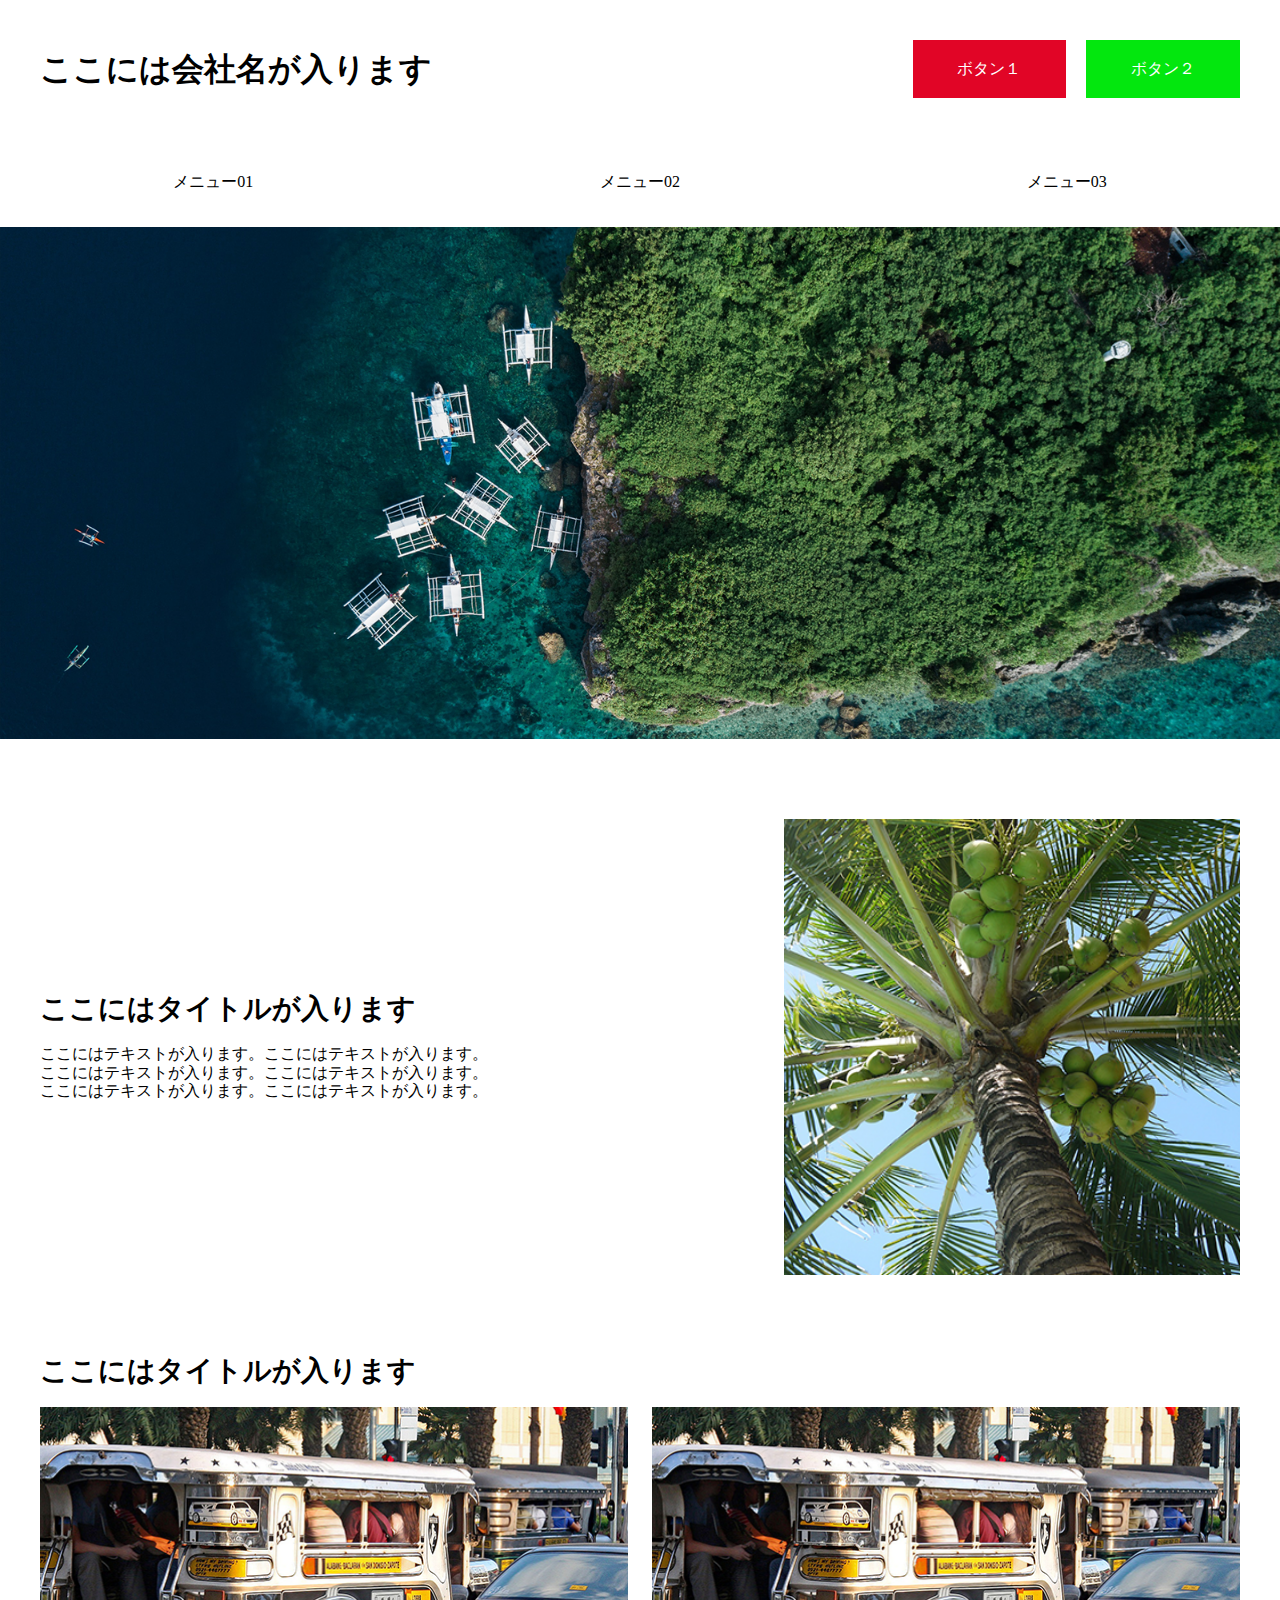
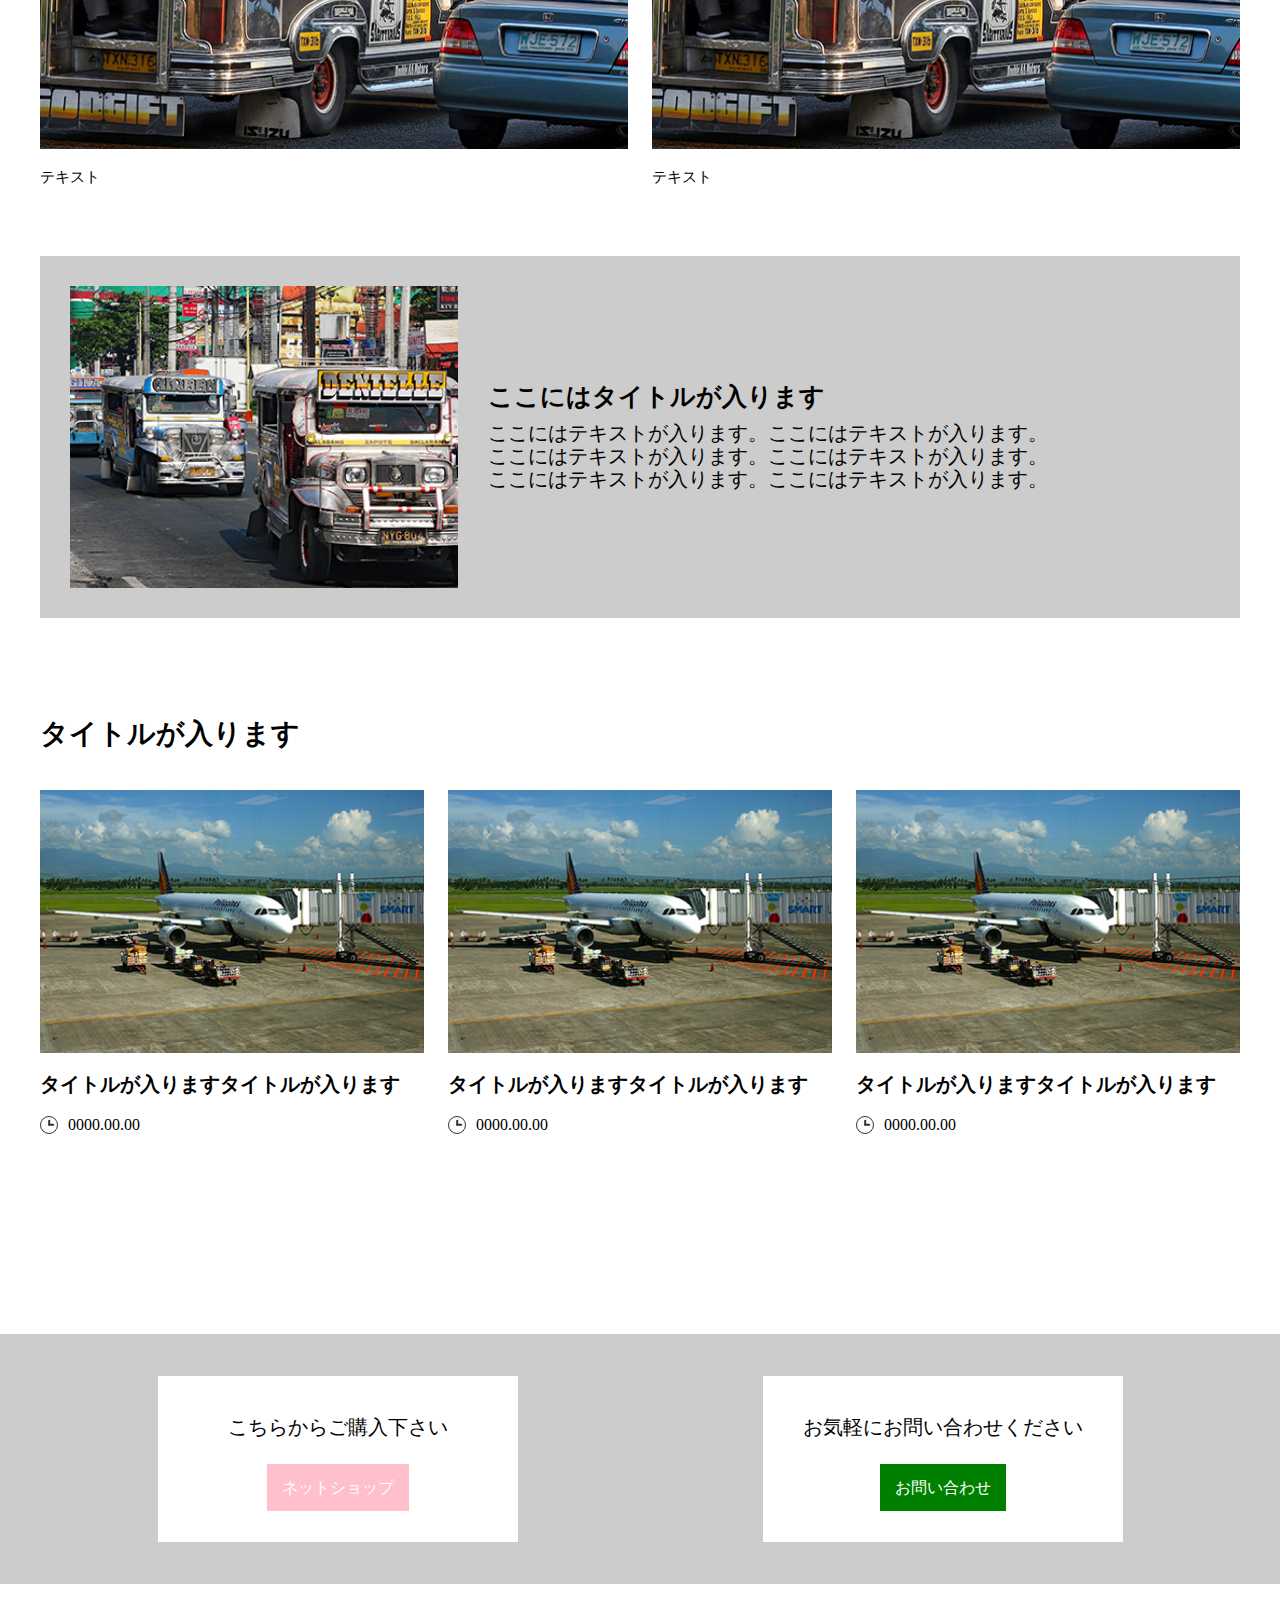
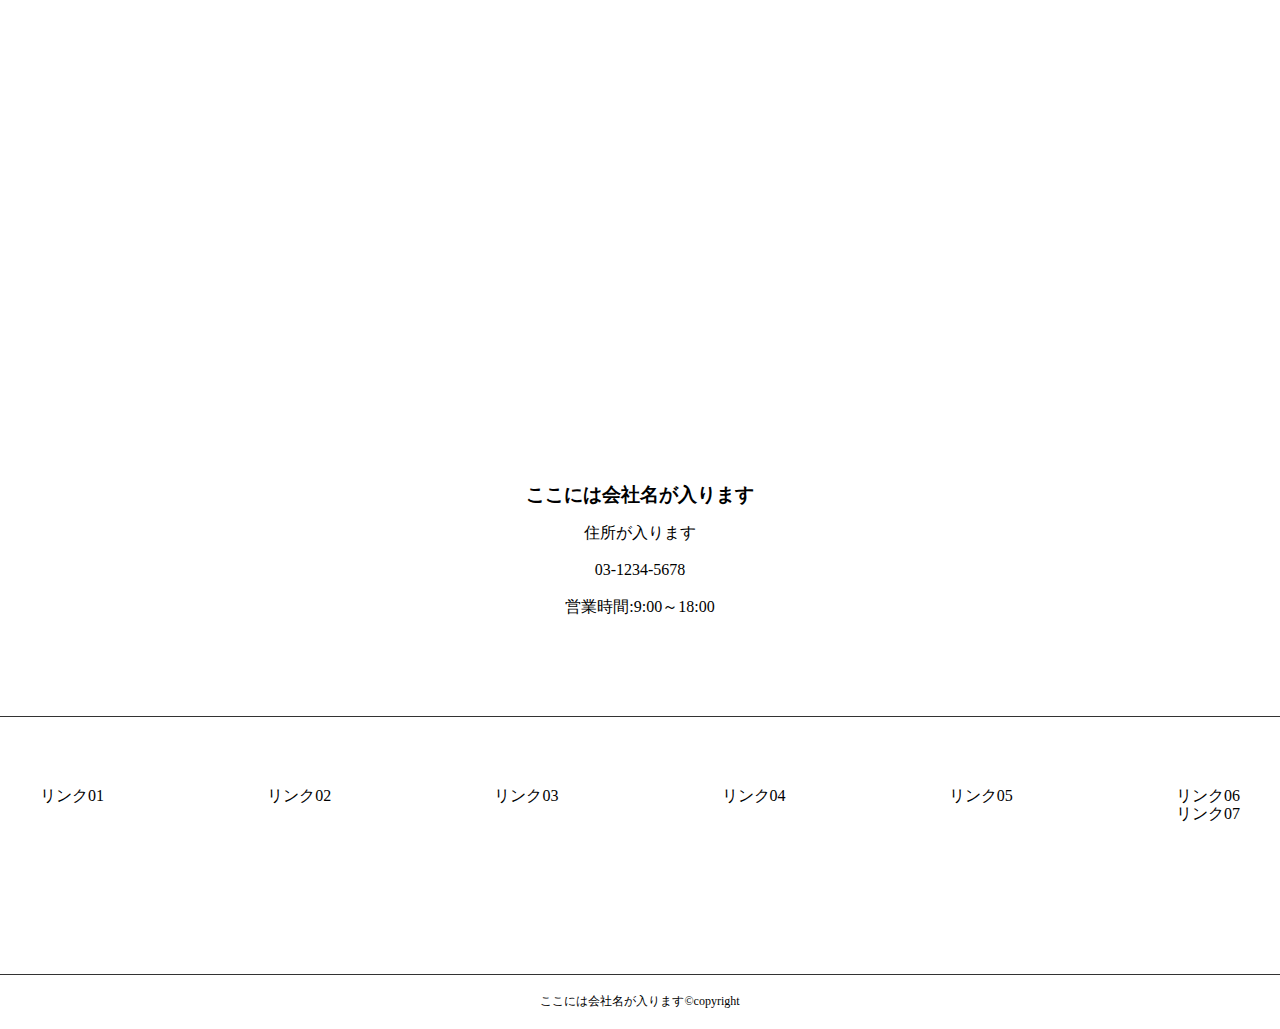
<file: index.html>
<!DOCTYPE html>
<html lang="jp">
<head>
  <meta charset="UTF-8">
  <meta name="viewport" content="width=device-width, initial-scale=1.0">
  <meta name="discription" content="「パターン制作1」">
  <link rel="stylesheet" type="text/css" href="css/reset.css">
  <link rel="stylesheet" href="css/style.css">
  <title>topページ</title>
</head>
<body>
  <header>
    <div class="header">
      <h1>ここには会社名が入ります</h1>
      <a href="php" class="head_btn">ボタン１</a>
      <a href="#" class="head_btn2">ボタン２</a>
    </div>
      <div class="menu">
        <ul>
          <li>
            <a href>メニュー01</a>
          </li>
          <li>
            <a href>メニュー02</a>
          </li>
          <li>
            <a href>メニュー03</a>
          </li>
        </ul>
      </div>
  </header>
  <div class="mv">
    <h1>
      <img src="mv.png" alt>
    </h1>
  </div>
  <main>
    <section class="sec_01">
      <div class="wrapper">
        <div class="sec_01_content">
          <div class="sec_01_box">
            <div class="sec_01_left">
              <h3>ここにはタイトルが入ります</h3>
              <p>ここにはテキストが入ります。ここにはテキストが入ります。ここにはテキストが入ります。ここにはテキストが入ります。ここにはテキストが入ります。ここにはテキストが入ります。</p>
            </div>
            <div class="sec_01_rigth">
              <img src="img_01.png" alt>
            </div>
          </div>
        </div>
      </div>
    </section>
    <section class="sec_02">
      <div class="wrapper">
        <h1>ここにはタイトルが入ります</h1>
        <div class="sec_02_content">
          <div class="sec_02_box">
            <img src="img_02.png" alt>
            <p>テキスト</p>
          </div>
          <div class="sec_02_box">
            <img src="img_02.png" alt>
            <p>テキスト</p>
          </div>
        </div>
      </div>
    </section>
    <section class="sec_03">
      <div class="wrapper">
        <div class="sec_03_content">
          <div class="content_left">
            <div class="content_img">
              <img src="img_03.png" alt>
            </div>
          </div>
          <div class="content_right">
            <div class="content_box">
              <h3 class="sec_03_h3">ここにはタイトルが入ります</h3>
              <div class="sec_03_p">
                <p>ここにはテキストが入ります。ここにはテキストが入ります。ここにはテキストが入ります。ここにはテキストが入ります。ここにはテキストが入ります。ここにはテキストが入ります。</p>
              </div>
            </div>
          </div>
        </div>
      </div>
    </section>
    <section class="sec_04">
      <div class="wrapper">
          <h1>タイトルが入ります</h1>
        <div class="sec_04_content">
          <div class=sec_04_box>
              <img src="img_04.png" alt>
              <h3 class="sec_04_h3">タイトルが入りますタイトルが入ります</h3>
              <div class="icon-container">
                <span class="dli-clock"></span>
                <span class="icon-number">0000.00.00</span>
              </div>
            </div>
          <div class=sec_04_box>
              <img src="img_04.png" alt>
              <h3 class="sec_04_h3">タイトルが入りますタイトルが入ります</h3>
              <div class="icon-container">
                <span class="dli-clock"></span>
                <span class="icon-number">0000.00.00</span>
              </div>
            </div>
          <div class=sec_04_box>
              <img src="img_04.png" alt>
              <h3 class="sec_04_h3">タイトルが入りますタイトルが入ります</h3>
              <div class="icon-container">
                <span class="dli-clock"></span>
                <span class="icon-number">0000.00.00</span>
              </div>
            </div>
            </div>
        </div>
    </section>
    <section class="sec_btn">
      <div class="wrapper">
        <div class="sec_btn_content">
          <div class="content_btn_left">
            <h2>こちらからご購入下さい</h2>
            <a href="#" class="btn">ネットショップ</a>
          </div>
          <div class="content_btn_right">
            <h2>お気軽にお問い合わせください</h2>
            <a href="contact" class="btn2">お問い合わせ</a>
          </div>
        </div>
      </div>
    </section>
    <section class="sec_05">
      <div class="wrapper">
        <h3>ここには会社名が入ります</h3>
              <br>住所が入ります</br>
              <br>03-1234-5678</br>
              <br>営業時間:9:00～18:00</br>
            </div>
      </section>
      <section class="sec_06">
        <div class="wrapper">
          <div class="rink">
         <ul>
          <li>
            <a href="#">リンク01</a>
          </li>
          <li>
            <a href="#">リンク02</a>
          </li>
          <li>
            <a href="#">リンク03</a>
          </li>
          <li>
            <a href="#">リンク04</a>
          </li>
          <li>
            <a href="#">リンク05</a>
          </li>
          <div>
            
            <li>
              <a href="#">リンク06</a>
            </li>
            <li>
              <a href="#">リンク07</a>
            </li>
          </div>
         </ul>
        </div>
              </div>
        </section>
  </main>
  <footer>
    <p>ここには会社名が入ります©copyright</p>
  </footer>
</body>
</html>
</file>
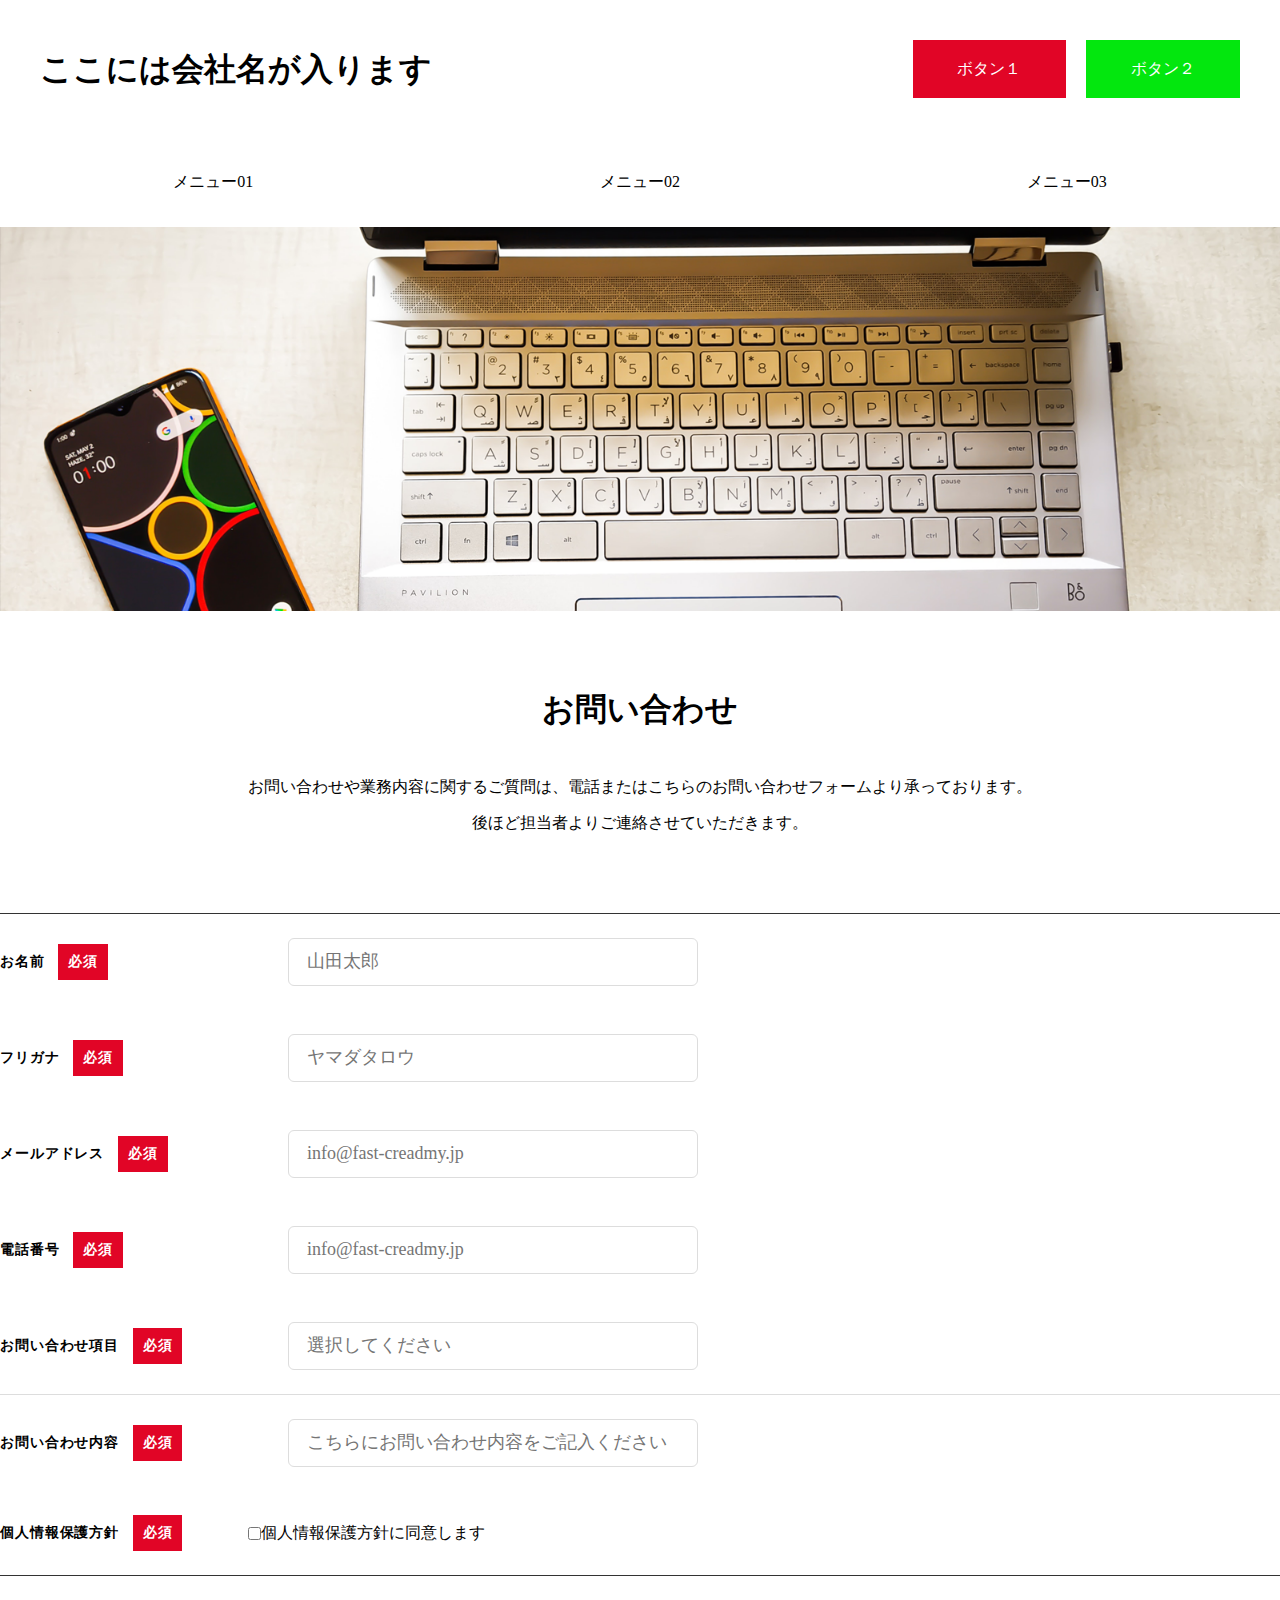
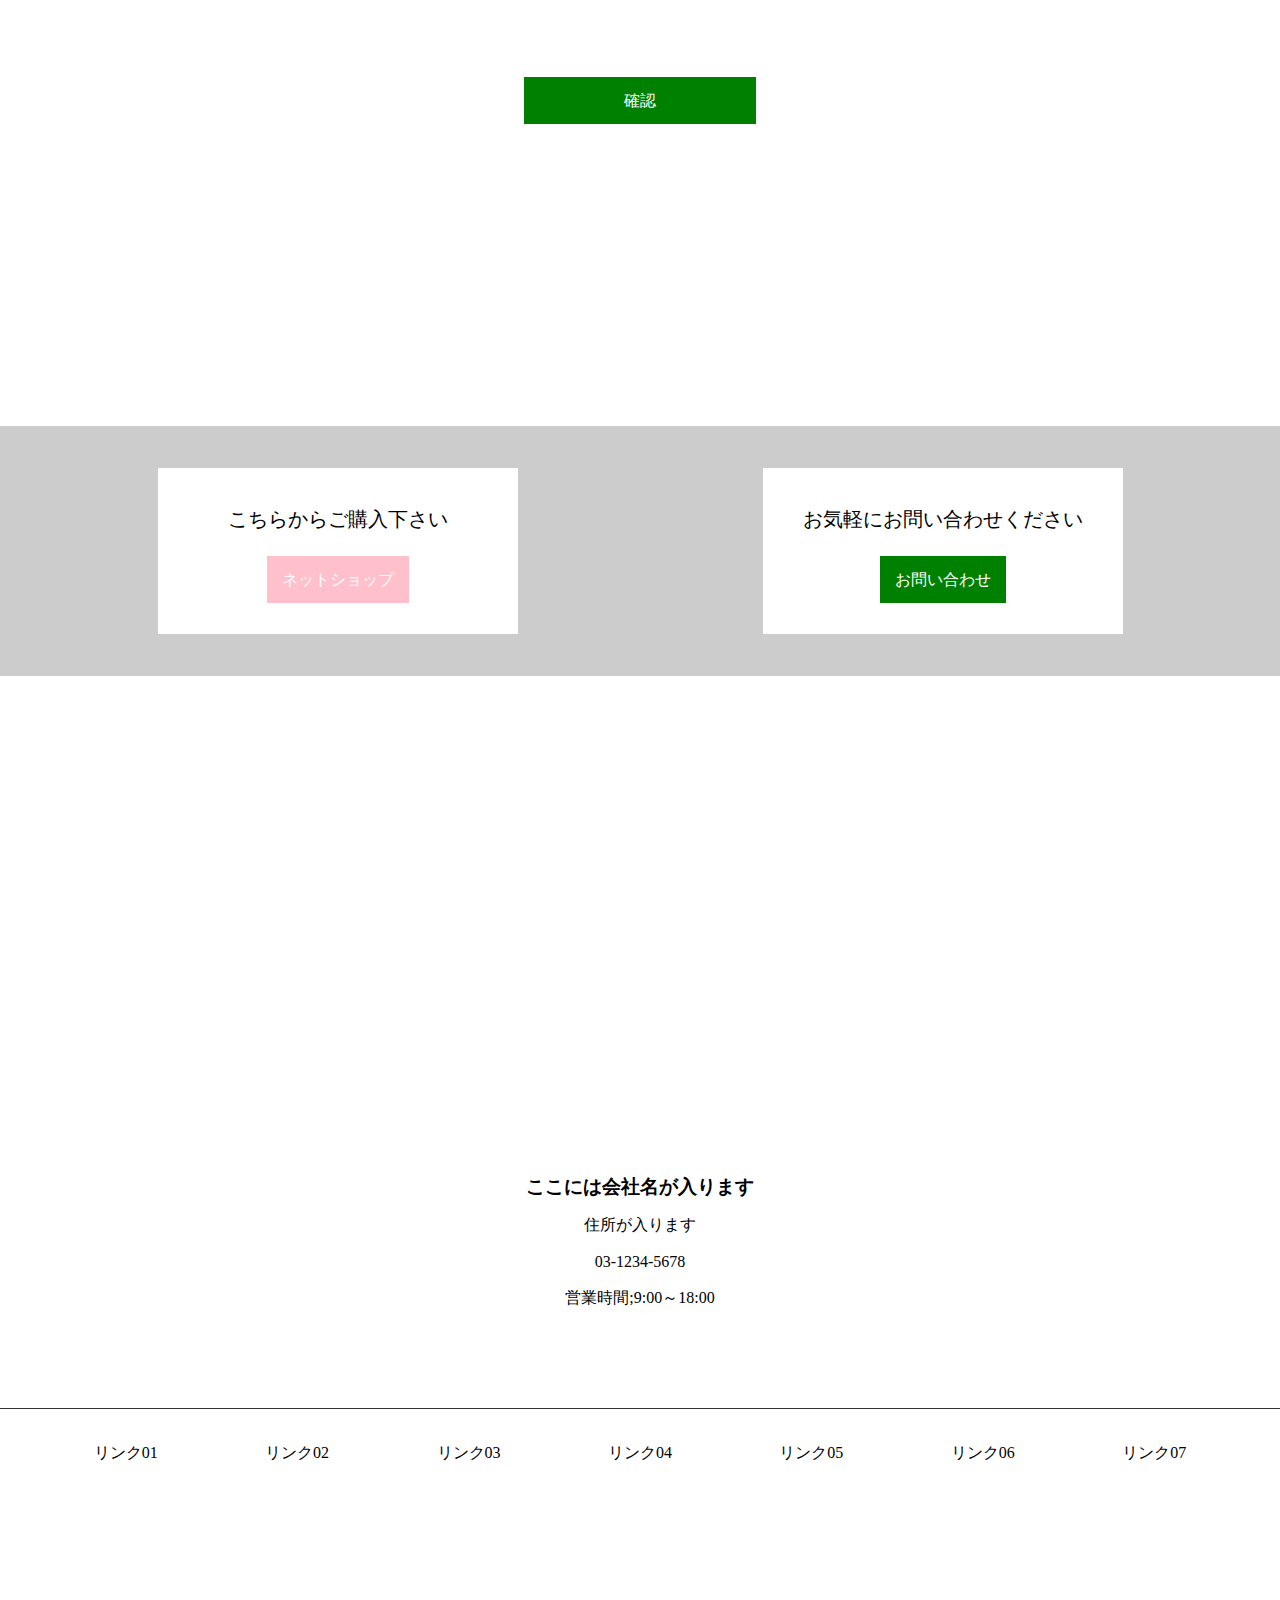
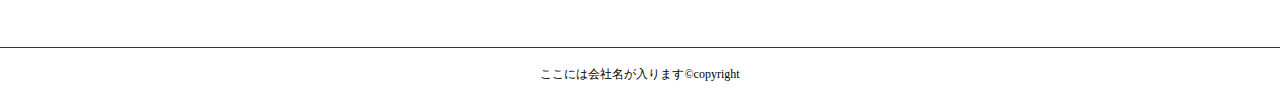
<file: contact/index.html>
<!DOCTYPE html>
<html lang="jp">
<head>
  <meta charset="UTF-8">
  <meta name="viewport" content="width=device-width, initial-scale=1.0">
  <meta name="discription" content="「問い合わせ」">
  <link rel="stylesheet" type="text/css" href="reset.css">
  <link rel="stylesheet" href="style.css">
  <title>問い合わせページ</title>
</head>
<body>
  <header>
    <div class="header">
      <h1>ここには会社名が入ります</h1>
      <a href="#" class="head_btn">ボタン１</a>
      <a href="#" class="head_btn2">ボタン２</a>
    </div>
      <div class="menu">
        <ul>
          <li>
            <a href>メニュー01</a>
          </li>
          <li>
            <a href>メニュー02</a>
          </li>
          <li>
            <a href>メニュー03</a>
          </li>
        </ul>
      </div>
  </header>
  <div class="mv">
    <h1>
      <img src="mv.png" alt>
    </h1>
  </div>
    <main>
      <section class="sec_01">
        <div class="wrapper">
          <h1>お問い合わせ</h1>
                <p>お問い合わせや業務内容に関するご質問は、電話またはこちらのお問い合わせフォームより承っております。</p>
                <br>後ほど担当者よりご連絡させていただきます。</br>
              </div>
        </section>
        <section class="Form">
          <div class="Form-Item">
           <p class="Form-Item-Label">
            <span class="Form-Item-Label-Required">お名前</span>
            <span class="Form-Item-Label-Required0">必須</span>
           </p>
           <input type="text" class="Form-Item-Input" placeholder="山田太郎">
          </div>
          <div class="Form-Item">
           <p class="Form-Item-Label">
            <span class="Form-Item-Label-Required">フリガナ</span>
            <span class="Form-Item-Label-Required0">必須</span>
           </p>
           <input type="text" class="Form-Item-Input" placeholder="ヤマダタロウ">
          </div>
          <div class="Form-Item">
           <p class="Form-Item-Label">
            <span class="Form-Item-Label-Required">メールアドレス</span>
            <span class="Form-Item-Label-Required0">必須</span>
           </p>
           <input type="text" class="Form-Item-Input" placeholder="info@fast-creadmy.jp">
          </div>
          <div class="Form-Item">
           <p class="Form-Item-Label">
            <span class="Form-Item-Label-Required">電話番号</span>
            <span class="Form-Item-Label-Required0">必須</span>
           </p>
           <input type="text" class="Form-Item-Input" placeholder="info@fast-creadmy.jp">
          </div>
          <div class="Form-Item">
           <p class="Form-Item-Label">
            <span class="Form-Item-Label-Required">お問い合わせ項目</span>
            <span class="Form-Item-Label-Required0">必須</span>
           </p>
           <input type="text" class="Form-Item-Input" placeholder="選択してください">
          </div>
          <div class="Form-Item">
           <p class="Form-Item-Label">
            <span class="Form-Item-Label-Required">お問い合わせ内容</span>
            <span class="Form-Item-Label-Required0">必須</span>
           </p>
           <input type="text" class="Form-Item-Input" placeholder="こちらにお問い合わせ内容をご記入ください">
          </div>
          <div class="Form-Item">
           <p class="Form-Item-Label">
            <span class="Form-Item-Label-Required">個人情報保護方針</span>
            <span class="Form-Item-Label-Required0">必須</span>
           </p>
           <label><input type="checkbox" name "" value="">個人情報保護方針に同意します</label>
          </div>
        </section>
        <section class="sec_btn">
          <div class="wrapper">
            <a href="#" class="btn0">確認</a>
          </div>
        </section>
        <section class="sec_btn2">
          <div class="wrapper">
            <div class="sec_btn_content">
              <div class="content_btn_left">
                <h2>こちらからご購入下さい</h2>
                <a href="#" class="btn">ネットショップ</a>
              </div>
              <div class="content_btn_right">
                <h2>お気軽にお問い合わせください</h2>
                <a href="#" class="btn2">お問い合わせ</a>
              </div>
            </div>
          </div>
        </section>
        <section class="sec_03">
          <div class="wrapper">
            <h3>ここには会社名が入ります</h3>
                  <br>住所が入ります</br>
                  <br>03-1234-5678</br>
                  <br>営業時間;9:00～18:00</br>
                </div>
          </section>
          <section class="sec_04">
            <div class="wrapper">
              <div class="rink">
                <ul>
                 <li>
                   <a href="#">リンク01</a>
                 </li>
                 <li>
                   <a href="#">リンク02</a>
                 </li>
                 <li>
                   <a href="#">リンク03</a>
                 </li>
                 <li>
                   <a href="#">リンク04</a>
                 </li>
                 <li>
                   <a href="#">リンク05</a>
                 </li>
                 <li>
                   <a href="#">リンク06</a>
                 </li>
                 <li>
                   <a href="#">リンク07</a>
                 </li>
                </ul>
               </div>
                     </div>
               </section>

    </main>
    <footer>
      <p>ここには会社名が入ります©copyright</p>
    </footer>
   </body>
   </html>
</file>
<file: css/style.css>
.header {
  display: flex;
  justify-content: space-between;
  align-items: center;
  padding: 20px 40px;
}
.header h1{
  width: 1200px;
}

.head_btn {
  width: 200px;
  text-align: center;
  background-color: #e10526;
  color: #fff;
  padding: 20px;
  margin: 20px;
}
.head_btn2 {
  width: 200px;
  text-align: center;
  background-color: #03e70e;
  color: #fff;
  padding: 20px;
}

.menu ul{
  display: flex;
}

.menu li{
  margin-right: auto;
  margin-left: auto;
  padding: 35px;
}

.sec_01 {
  margin: 80px 0;
}

.wrapper {
  max-width: 1200px;
  width: 100%;
  margin-right: auto;
  margin-left: auto;
}


.sec_01_box{
  display: flex;
  align-items: center;
  justify-content: space-between;
  margin-top: 40px;
  
}
.sec_01 h3 {
  font-size: 28px;
  margin-bottom: 20px;
}

.sec_01_content .sec_01_left {
  width: 38%;
}

.sec_01_rigth{
  width: 38%;
}

img{
  width: 100%;
}

.sec_02 {
  margin: 50px 0;
}

.sec_02 h1 {
  font-size: 28px;
  margin-bottom: 20px;
}

.sec_02_content {
  display: flex;
  justify-content: space-between;
}

.sec_02_box{
  width: 49%;
}

.sec_02_box p {
  font-size: 15px;
  margin: 20px 0;
}

.sec_03_content {
    display: flex;
    align-items: center;
    justify-content: space-between;
    margin-top: 40px;
    background-color: #cccccc;
}
.content_left {
  width: 80%;
  margin: 30px;
}

.sec_03_h3 {
  font-size: 25px;
}

.sec_03_p {
  margin-top: 10px;
  font-size: 20px;
}

.content_box {
  margin-right: 180px;
}

.sec_04 h1 {
  font-size: 28px;
  margin-bottom: 40px;
  margin-top: 100px;
}

.sec_04_content {
  display: flex;
  justify-content: space-between;
}

.sec_04_box {
  width: 32%;
  display: flex;
  flex-direction: column;
}

.sec_04_box h3 {
  font-size: 20px;
  margin: 20px 0;
}
.sec_05 {
text-align: center;
margin-top: 500px;
}

.sec_btn {
  background-color: #cccccc;
  height: 250px;
  align-content: center;
  margin-top: 200px;
}

.content_btn_left {
  background-color: white;
  width: 360px;
  padding-bottom: 45px;
}

.content_btn_right {
  background-color: white;
  width: 360px;
  margin-left: 10px;
}

.sec_btn h2 {
  font-weight: normal;
  margin: 40px;
  font-size: 20px;
}

.btn{
  background-color: pink;
  color: white;
  padding: 15px;
}

.btn2{
  background-color: green;
  color: white;
  padding: 15px;
}

.sec_btn_content{
  display: flex;
  justify-content: space-around;
  text-align: center;
}

.icon-container {
  display: flex;
  align-items: center;
}
.dli-clock {
  display: inline-block;
  vertical-align: middle;
  color: #333;
  line-height: 1;
  position: relative;
  width: 1em;
  height: 1em;
  border: 0.1em solid currentColor;
  border-radius: 50%;
  box-sizing: content-box;
}

.dli-clock::before, .dli-clock::after {
  content: '';
  position: absolute;
  left: 50%;
  bottom: 50%;
  background: currentColor;
  border-radius: 0.1em;
  transform: translate(-0.05em, 0.05em);
}

.dli-clock::before {
  width: 0.1em;
  height: 0.4em;
}

.dli-clock::after {
  width: 0.35em;
  height: 0.1em;
}
.icon-number {
  margin-left: 10px;
  font-size: 1em;
}

.rink ul {
  display: flex;
  justify-content: space-between;
}

.sec_06 {
  margin-top: 100px;
  border-top: 1px solid #333333;
  border-bottom: 1px solid #333333;
  padding-bottom: 150px;
  padding-top: 70px;
}



footer p {
  text-align: center;
  font-size: 12px;
  padding: 20px 0;
}
</file>
<file: contact/style.css>
.header {
  display: flex;
  justify-content: space-between;
  align-items: center;
  padding: 20px 40px;
}
.header h1{
  width: 1200px;
}

.head_btn {
  width: 200px;
  text-align: center;
  background-color: #e10526;
  color: #fff;
  padding: 20px;
  margin: 20px;
}
.head_btn2 {
  width: 200px;
  text-align: center;
  background-color: #03e70e;
  color: #fff;
  padding: 20px;
}

.menu ul{
  display: flex;
}

.menu li{
  margin-right: auto;
  margin-left: auto;
  padding: 35px;
}

.sec_01 {
  margin: 80px 0;
  text-align: center;
}

.wrapper {
  max-width: 1200px;
  width: 100%;
  margin-right: auto;
  margin-left: auto;
}


.sec_01_box{
  display: flex;
  align-items: center;
  justify-content: space-between;
  margin-top: 40px;
  
}
.sec_01 h1 {
 margin: 50px;
}

.sec_01_content .sec_01_left {
  width: 38%;
}


img{
  width: 100%;
}


.sec_03_content {
    display: flex;
    align-items: center;
    justify-content: space-between;
    margin-top: 40px;
    background-color: #cccccc;
}
.content_left {
  width: 80%;
  margin: 30px;
}

.sec_03_h3 {
  font-size: 25px;
}

.sec_03_p {
  margin-top: 10px;
  font-size: 20px;
}

.content_box {
  margin-right: 180px;
}

.sec_04 h1 {
  font-size: 28px;
  margin-bottom: 40px;
  margin-top: 100px;
}

.sec_04_content {
  display: flex;
  justify-content: space-between;
}

.sec_04_box {
  width: 32%;
  display: flex;
  flex-direction: column;
}

.sec_04_box h3 {
  font-size: 20px;
  margin: 20px 0;
}

.sec_btn {
  height: 250px;
  align-content: center;
  text-align: center;
}

.btn0 {
  background-color: green;
    color: white;
    padding: 15px 100px 15px 100px;
}

.sec_btn2 {
  background-color: #cccccc;
  height: 250px;
  align-content: center;
  margin-top: 200px;
}

.content_btn_left {
  background-color: white;
  width: 360px;
  padding-bottom: 45px;
}

.content_btn_right {
  background-color: white;
  width: 360px;
  margin-left: 10px;
}

.sec_btn2 h2 {
  font-weight: normal;
  margin: 40px;
  font-size: 20px;
}

.btn{
  background-color: pink;
  color: white;
  padding: 15px;
}

.btn2{
  background-color: green;
  color: white;
  padding: 15px;
}

.sec_btn_content{
  display: flex;
  justify-content: space-around;
  text-align: center;
}

.sec_03 {
  text-align: center;
  margin-top: 500px;
}

.sec_04 {
  margin-top: 100px;
  border-top: 1px solid #333333;
  border-bottom: 1px solid #333333;
  padding-bottom: 150px;
}

.rink ul {
  display: flex;
}

.rink li {
  margin-right: auto;
  margin-left: auto;
  padding: 35px;
}

footer p {
  text-align: center;
  font-size: 12px;
  padding: 20px 0;
}

/* ここからコピペ */
.Form {
  margin-top: 80px;
  margin-left: auto;
  margin-right: auto;
  /* max-width: 720px; */
  border-top: 1px solid #333333;
  border-bottom: 1px solid #333333;

}
@media screen and (max-width: 480px) {
  .Form {
    margin-top: 40px;
  }
}
.Form-Item {
  /* border-top: 1px solid #ddd; */
  padding-top: 24px;
  padding-bottom: 24px;
  width: 100%;
  display: flex;
  align-items: center;
}
@media screen and (max-width: 480px) {
  .Form-Item {
    padding-left: 14px;
    padding-right: 14px;
    padding-top: 16px;
    padding-bottom: 16px;
    flex-wrap: wrap;
  }
}
.Form-Item:nth-child(5) {
  border-bottom: 1px solid #ddd;
}
.Form-Item-Label {
  width: 100%;
  max-width: 248px;
  letter-spacing: 0.05em;
  font-weight: bold;
  font-size: 18px;
}
@media screen and (max-width: 480px) {
  .Form-Item-Label {
    max-width: inherit;
    display: flex;
    align-items: center;
    font-size: 15px;
  }
}
.Form-Item-Label.isMsg {
  margin-top: 8px;
  margin-bottom: auto;
}
@media screen and (max-width: 480px) {
  .Form-Item-Label.isMsg {
    margin-top: 0;
  }
}
.Form-Item-Label-Required {
  border-radius: 6px;
  margin-right: 8px;
  padding-top: 8px;
  padding-bottom: 8px;
  /* width: 48px; */
  display: inline-block;
  text-align: center;
  /* background: #5bc8ac; */
  /* color: #fff; */
  font-size: 14px;
}
.Form-Item-Label-Required0 {
  background-color: #e10526;
  color: #fff;
  /* border-radius: 6px; */
  margin-right: 8px;
  padding: 10px;
  /* width: 48px; */
  display: inline-block;
  text-align: center;
  /* background: #5bc8ac; */
  /* color: #fff; */
  font-size: 14px;
}
@media screen and (max-width: 480px) {
  .Form-Item-Label-Required {
    border-radius: 4px;
    padding-top: 4px;
    padding-bottom: 4px;
    width: 32px;
    font-size: 10px;
  }
}
.Form-Item-Input {
  border: 1px solid #ddd;
  border-radius: 6px;
  margin-left: 40px;
  padding-left: 1em;
  padding-right: 1em;
  height: 48px;
  flex: 1;
  width: 100%;
  max-width: 410px;
  /* background: #eaedf2; */
  font-size: 18px;
}
.Form-Item-Input1 {
  border-radius: 6px;
  margin-left: 40px;
  padding-left: 1em;
  padding-right: 1em;
  height: 48px;
  flex: 1;
  width: 100%;
  max-width: 410px;
  font-size: 18px;
}
@media screen and (max-width: 480px) {
  .Form-Item-Input {
    margin-left: 0;
    margin-top: 18px;
    height: 40px;
    flex: inherit;
    font-size: 15px;
  }
}
.Form-Item-Textarea {
  border: 1px solid #ddd;
  border-radius: 6px;
  margin-left: 40px;
  padding-left: 1em;
  padding-right: 1em;
  height: 216px;
  flex: 1;
  width: 100%;
  max-width: 410px;
  background: #eaedf2;
  font-size: 18px;
}
@media screen and (max-width: 480px) {
  .Form-Item-Textarea {
    margin-top: 18px;
    margin-left: 0;
    height: 200px;
    flex: inherit;
    font-size: 15px;
  }
}
.Form-Btn {
  border-radius: 6px;
  margin-top: 32px;
  margin-left: auto;
  margin-right: auto;
  padding-top: 20px;
  padding-bottom: 20px;
  width: 280px;
  display: block;
  letter-spacing: 0.05em;
  background: #5bc8ac;
  color: #fff;
  font-weight: bold;
  font-size: 20px;
}
@media screen and (max-width: 480px) {
  .Form-Btn {
    margin-top: 24px;
    padding-top: 8px;
    padding-bottom: 8px;
    width: 160px;
    font-size: 16px;
  }
}
/* 追加css */
.c-button {
  background-color: #4CAF50; /* ボタンの背景色 */
  color: white; /* ボタンの文字色 */
  border: 2px solid #4CAF50; /* ボタンの枠の色と太さ */
  padding: 10px 20px; /* ボタンの内側の余白 */
  text-align: center; /* テキストの位置 */
  text-decoration: none; /* テキストの装飾 */
  display: block; /* ブロック表示に変更 */
  font-size: 16px; /* フォントサイズ */
  margin: 20px auto; /* 上下の余白を20px、左右の余白を自動に設定 */
  cursor: pointer; /* カーソルの形状 */
  border-radius: 4px; /* 角の丸み */
  width: fit-content; /* ボタンの幅を内容に合わせる */
}
</file>
